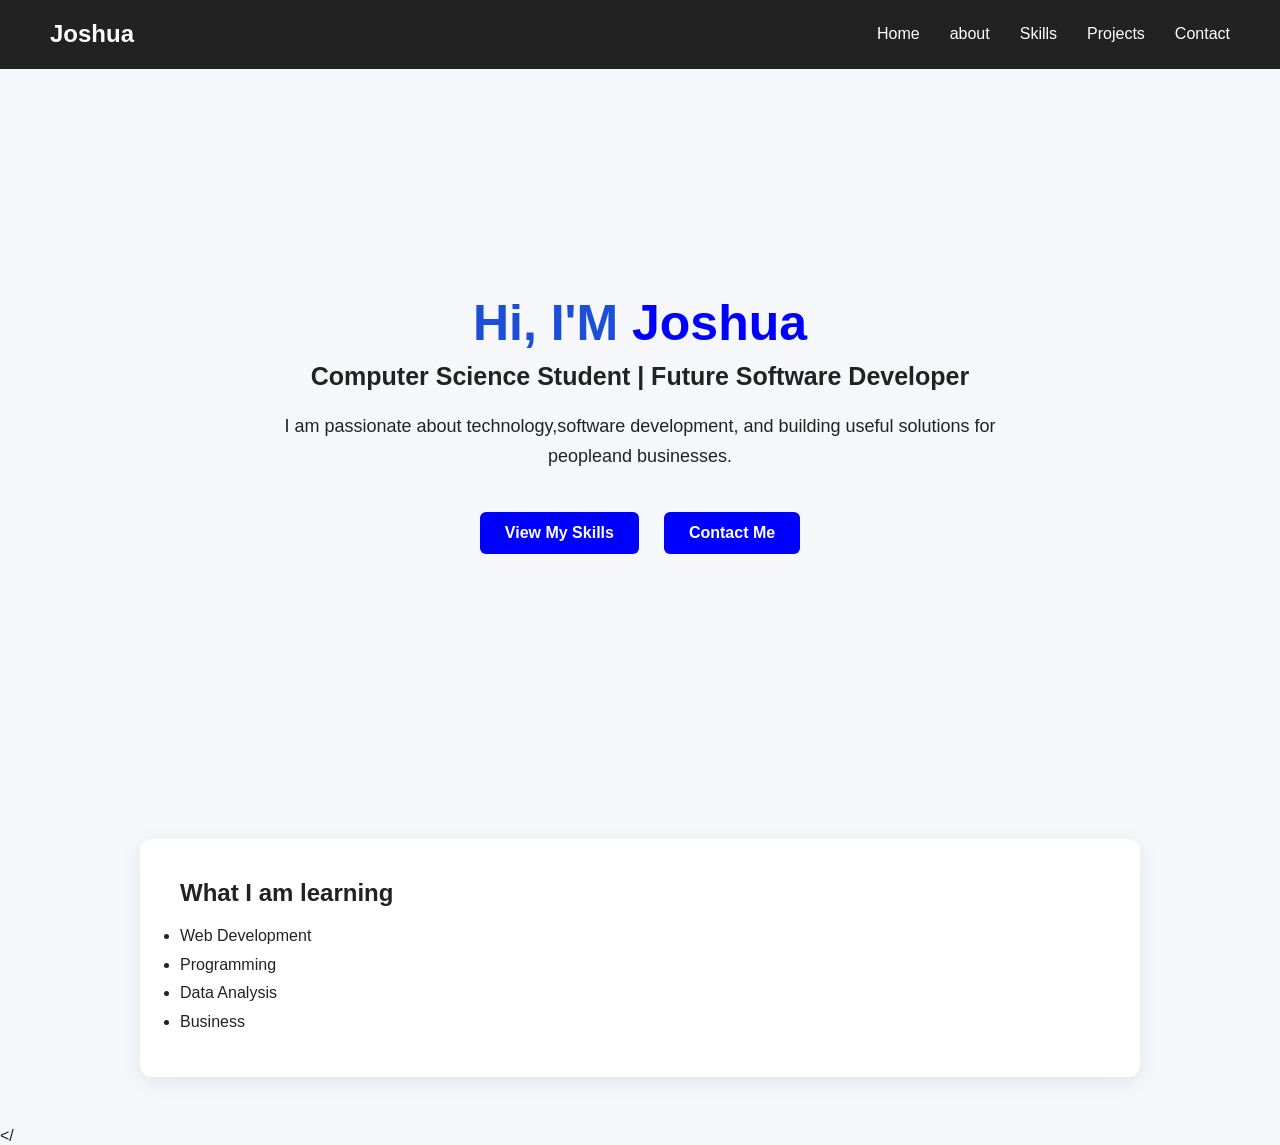
<file: index.html>
<!DOCTYPE html>
<html lang="en">
<head>
    <meta charset="UTF-8">
    <meta name="viewport" content="width=device-width, initial-scale=1.0">
    <title>My First website</title>
    <link rel="stylesheet" href="style.css">
</head>
<body>
    <nav>
        <h2>Joshua</h2>
        <ul>
            <li><a href="index.html">Home</a></li>
            <li><a href="about.html">about</a></li>
       <li><a href="skills.html">Skills</a></li>
       <li><a href="projects.html">Projects</a></li>
        <li><a href="contact.html">Contact</a></li>
        
        </ul>
    </nav>
            <section class="hero">

    <div class="hero-content">

        <h1>Hi, I'M <span>Joshua</span></h1>

        <h2>Computer Science Student | Future Software Developer</h2>

        <p>
            I am passionate about technology,software development,
            and building useful solutions for peopleand businesses.
        </p>
    <div class="hero-buttons">
        <a href="skills.html" class="btn">View My Skills</a>

        <a href="contact.html" class="btn">Contact Me</a>
    </div>
    </div>
    </section>
    
    <div class="container">
    
    <h2>What I am learning</h2>
    <ul>
        <li>Web Development</li>
        <li>Programming</li>
        <li>Data Analysis</li>
        <li>Business</li>
    </ul>

    </div>
</body>
</html></
</file>
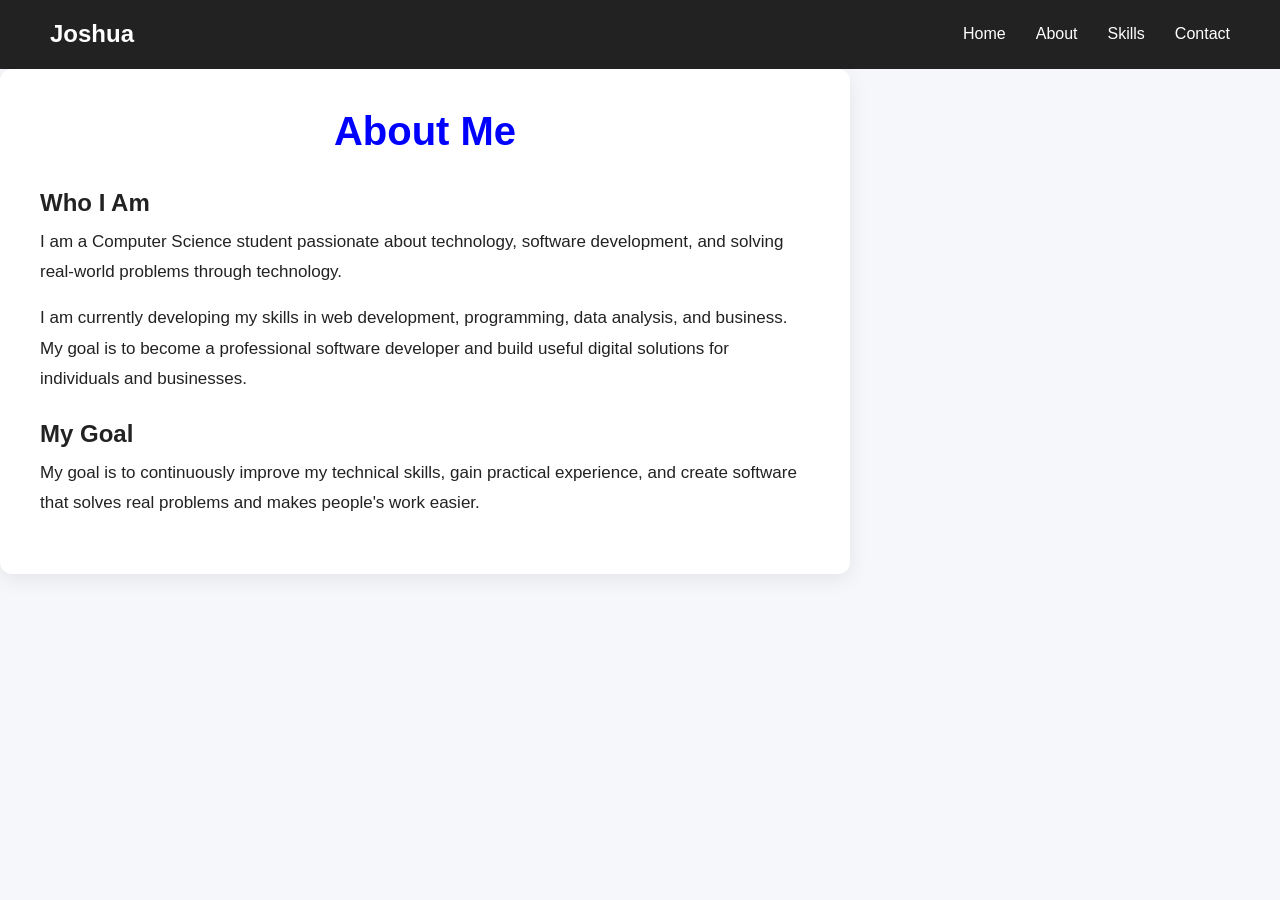
<file: about.html>
<!DOCTYPE html>
<html lang="en">
<head>
    <meta charset="UTF-8">
    <meta name="viewport" content="width=device-width, initial-scale=1.0">
    <title>About Me - Joshua</title>
    <link rel="stylesheet" href="style.css">
</head>

<body>

    <header>
        <nav>
            <h2>Joshua</h2>

            <ul>
                <li><a href="index.html">Home</a></li>
                <li><a href="about.html">About</a></li>
                <li><a href="skills.html">Skills</a></li>
                <li><a href="contact.html">Contact</a></li>
            </ul>
        </nav>
    </header>

    <section class="About">
        <div class="about-content">

            <h1>About Me</h1>

            <h2>Who I Am</h2>

            <p>
                I am a Computer Science student passionate about technology,
                software development, and solving real-world problems through
                technology.
            </p>

            <p>
                I am currently developing my skills in web development,
                programming, data analysis, and business. My goal is to become
                a professional software developer and build useful digital
                solutions for individuals and businesses.
            </p>

            <h2>My Goal</h2>

            <p>
                My goal is to continuously improve my technical skills,
                gain practical experience, and create software that solves
                real problems and makes people's work easier.
            </p>

        </div>
    </section>

</body>
</html>
</file>
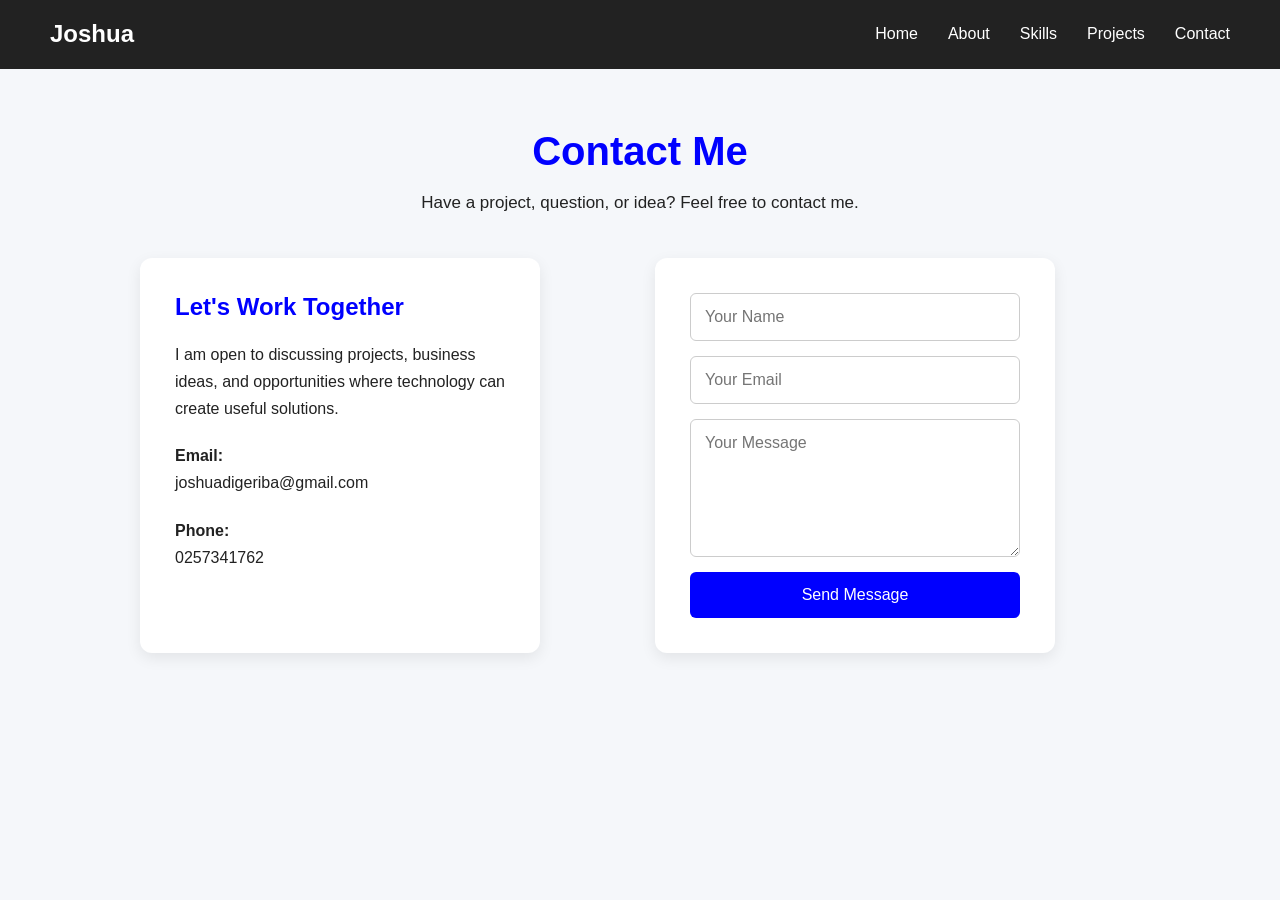
<file: Contact.html>
<!DOCTYPE html>
<html lang="en">
<head>
    <meta charset="UTF-8">
    <meta name="viewport" content="width=device-width, initial-scale=1.0">
    <title>Contact Me - Joshua</title>
    <link rel="stylesheet" href="style.css">
</head>

<body>

    <header>
        <nav>
            <h2>Joshua</h2>

            <ul>
                <li><a href="index.html">Home</a></li>
                <li><a href="about.html">About</a></li>
                <li><a href="skills.html">Skills</a></li>
                <li><a href="projects.html">Projects</a></li>
                <li><a href="contact.html">Contact</a></li>
            </ul>
        </nav>
    </header>

    <section class="contact-section">

        <h1>Contact Me</h1>

        <p class="contact-intro">
            Have a project, question, or idea? Feel free to contact me.
        </p>

        <div class="contact-container">

            <div class="contact-info">

                <h2>Let's Work Together</h2>

                <p>
                    I am open to discussing projects, business ideas,
                    and opportunities where technology can create useful
                    solutions.
                </p>

                <p>
                    <strong>Email:</strong><br>
                    joshuadigeriba@gmail.com
                </p>

                <p>
                    <strong>Phone:</strong><br>
                    0257341762
                </p>

            </div>


            <form 
    class="contact-form"
    action="https://formspree.io/f/mkjgbpev"
    method="POST"
>

    <input 
        type="text" 
        name="name"
        placeholder="Your Name" 
        required
    >

    <input 
        type="email" 
        name="email"
        placeholder="Your Email" 
        required
    >

    <textarea 
        name="message"
        placeholder="Your Message" 
        rows="6"
        required
    ></textarea>

    <button type="submit">
        Send Message
    </button>

</form>

        </div>

    </section>

</body>
</html>
</file>
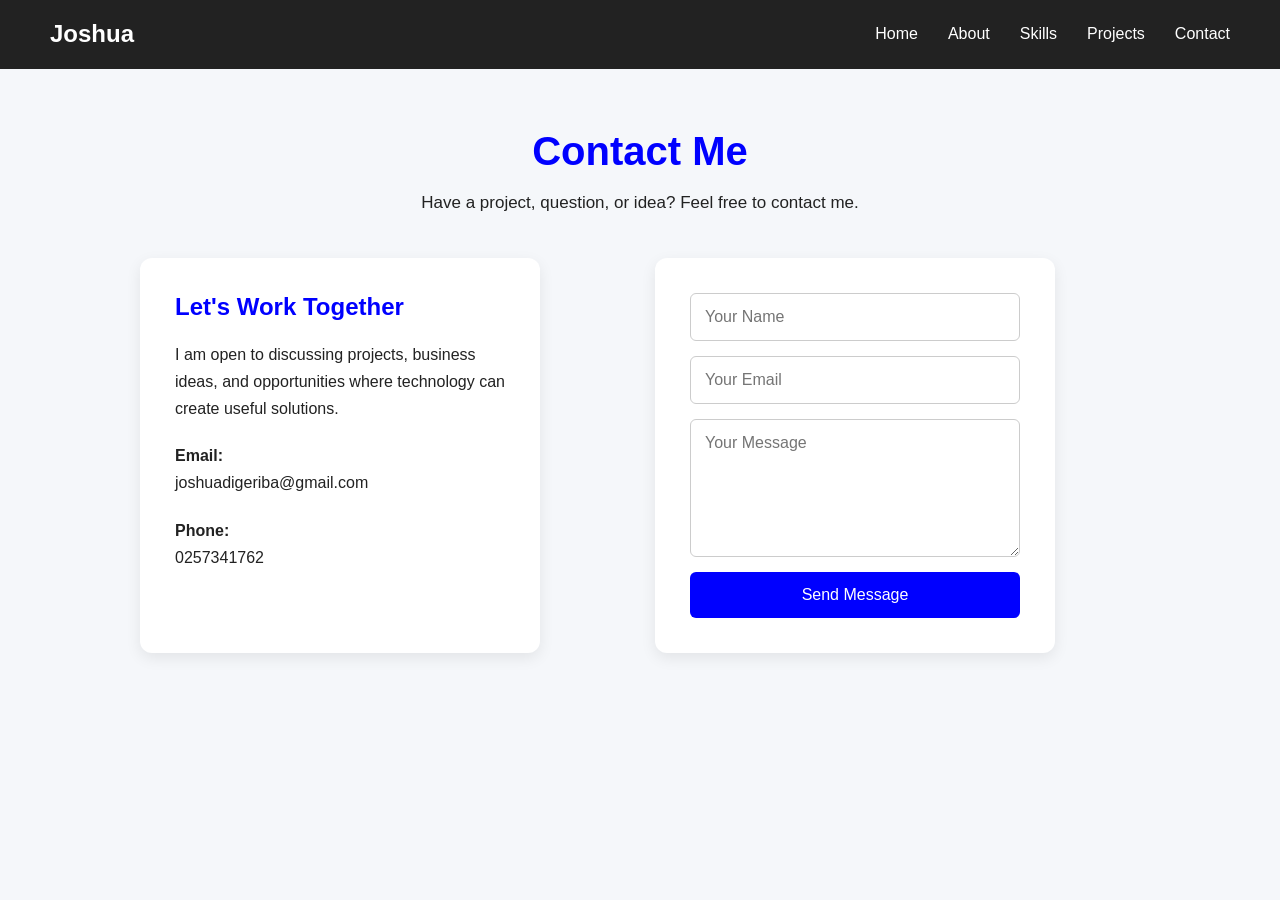
<file: contact.html>
<!DOCTYPE html>
<html lang="en">
<head>
    <meta charset="UTF-8">
    <meta name="viewport" content="width=device-width, initial-scale=1.0">
    <title>Contact Me - Joshua</title>
    <link rel="stylesheet" href="style.css">
</head>

<body>

    <header>
        <nav>
            <h2>Joshua</h2>

            <ul>
                <li><a href="index.html">Home</a></li>
                <li><a href="about.html">About</a></li>
                <li><a href="skills.html">Skills</a></li>
                <li><a href="projects.html">Projects</a></li>
                <li><a href="contact.html">Contact</a></li>
            </ul>
        </nav>
    </header>

    <section class="contact-section">

        <h1>Contact Me</h1>

        <p class="contact-intro">
            Have a project, question, or idea? Feel free to contact me.
        </p>

        <div class="contact-container">

            <div class="contact-info">

                <h2>Let's Work Together</h2>

                <p>
                    I am open to discussing projects, business ideas,
                    and opportunities where technology can create useful
                    solutions.
                </p>

                <p>
                    <strong>Email:</strong><br>
                    joshuadigeriba@gmail.com
                </p>

                <p>
                    <strong>Phone:</strong><br>
                    0257341762
                </p>

            </div>


            <form 
    class="contact-form"
    action="https://formspree.io/f/mkjgbpev"
    method="POST"
>

    <input 
        type="text" 
        name="name"
        placeholder="Your Name" 
        required
    >

    <input 
        type="email" 
        name="email"
        placeholder="Your Email" 
        required
    >

    <textarea 
        name="message"
        placeholder="Your Message" 
        rows="6"
        required
    ></textarea>

    <button type="submit">
        Send Message
    </button>

</form>

        </div>

    </section>

</body>
</html>
</file>
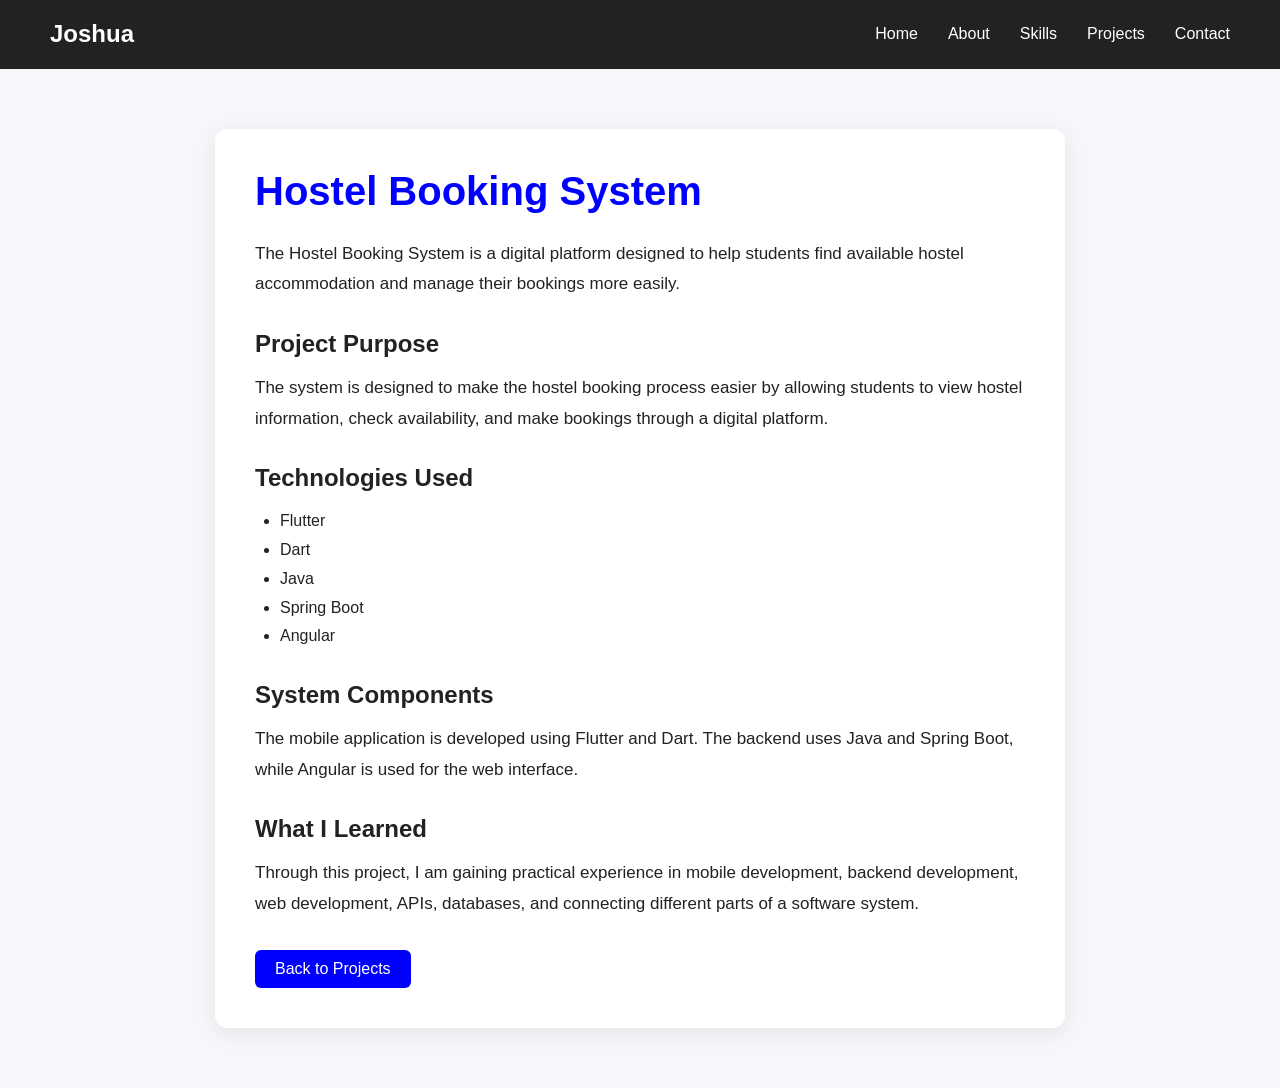
<file: hostel-project.html>
<!DOCTYPE html>
<html lang="en">

<head>
    <meta charset="UTF-8">
    <meta name="viewport" content="width=device-width, initial-scale=1.0">

    <title>Hostel Booking System - Joshua</title>

    <link rel="stylesheet" href="style.css">
</head>

<body>

    <header>
        <nav>

            <h2>Joshua</h2>

            <ul>
                <li><a href="index.html">Home</a></li>
                <li><a href="about.html">About</a></li>
                <li><a href="skills.html">Skills</a></li>
                <li><a href="projects.html">Projects</a></li>
                <li><a href="contact.html">Contact</a></li>
            </ul>

        </nav>
    </header>


    <section class="project-details">

        <h1>Hostel Booking System</h1>

        <p>
            The Hostel Booking System is a digital platform designed
            to help students find available hostel accommodation and
            manage their bookings more easily.
        </p>


        <h2>Project Purpose</h2>

        <p>
            The system is designed to make the hostel booking process
            easier by allowing students to view hostel information,
            check availability, and make bookings through a digital
            platform.
        </p>


        <h2>Technologies Used</h2>

        <ul>
            <li>Flutter</li>
            <li>Dart</li>
            <li>Java</li>
            <li>Spring Boot</li>
            <li>Angular</li>
        </ul>


        <h2>System Components</h2>

        <p>
            The mobile application is developed using Flutter and Dart.
            The backend uses Java and Spring Boot, while Angular is used
            for the web interface.
        </p>


        <h2>What I Learned</h2>

        <p>
            Through this project, I am gaining practical experience in
            mobile development, backend development, web development,
            APIs, databases, and connecting different parts of a
            software system.
        </p>


        <a href="projects.html" class="project-btn">
            Back to Projects
        </a>

    </section>

</body>

</html>
</file>
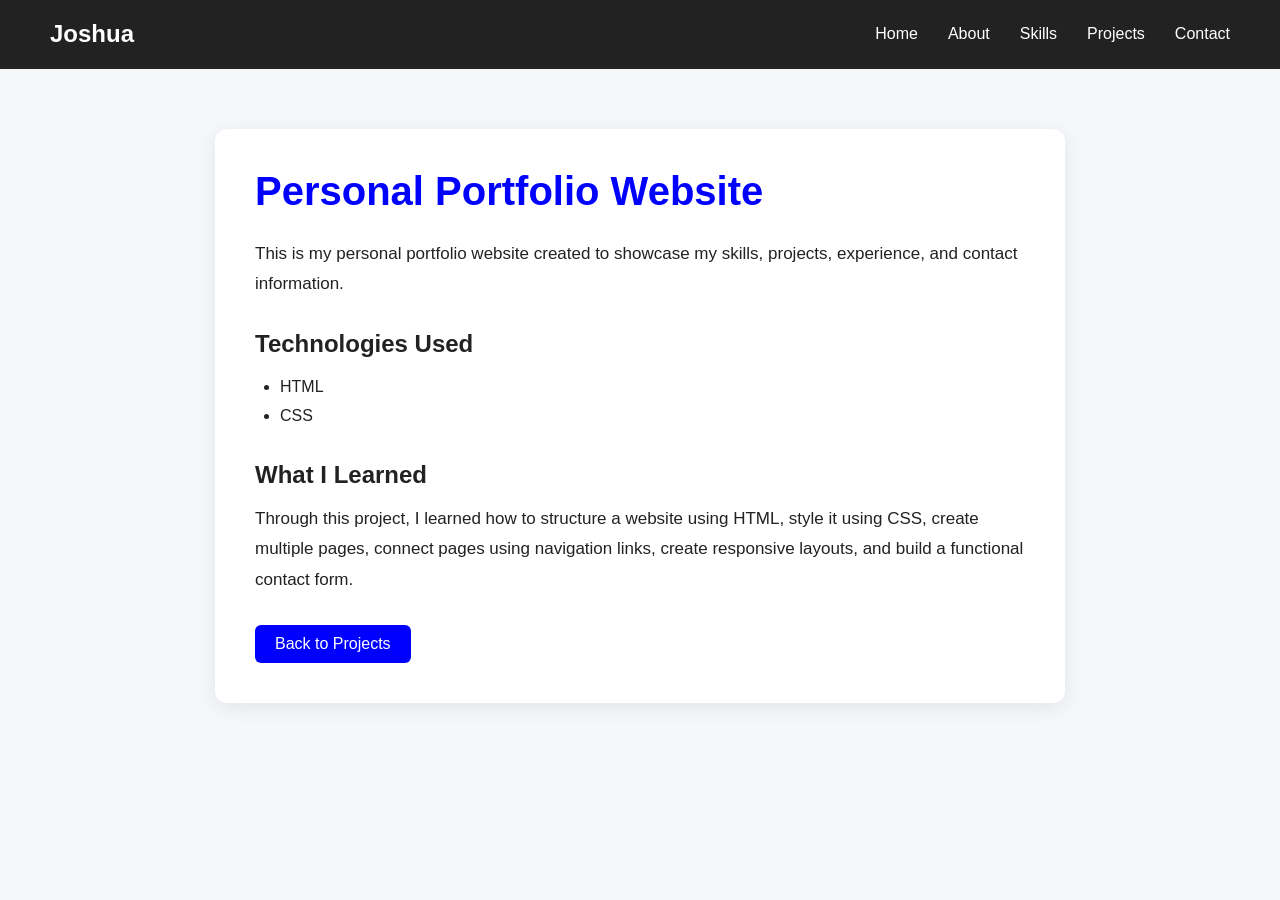
<file: portfolio-project.html>
<!DOCTYPE html>
<html lang="en">

<head>
    <meta charset="UTF-8">
    <meta name="viewport" content="width=device-width, initial-scale=1.0">

    <title>Personal Portfolio Website - Joshua</title>

    <link rel="stylesheet" href="style.css">
</head>

<body>

    <header>
        <nav>

            <h2>Joshua</h2>

            <ul>
                <li><a href="index.html">Home</a></li>
                <li><a href="about.html">About</a></li>
                <li><a href="skills.html">Skills</a></li>
                <li><a href="projects.html">Projects</a></li>
                <li><a href="contact.html">Contact</a></li>
            </ul>

        </nav>
    </header>


    <section class="project-details">

        <h1>Personal Portfolio Website</h1>

        <p>
            This is my personal portfolio website created to showcase
            my skills, projects, experience, and contact information.
        </p>

        <h2>Technologies Used</h2>

        <ul>
            <li>HTML</li>
            <li>CSS</li>
        </ul>

        <h2>What I Learned</h2>

        <p>
            Through this project, I learned how to structure a website
            using HTML, style it using CSS, create multiple pages,
            connect pages using navigation links, create responsive
            layouts, and build a functional contact form.
        </p>

        <a href="projects.html" class="project-btn">
            Back to Projects
        </a>

    </section>

</body>

</html>
</file>
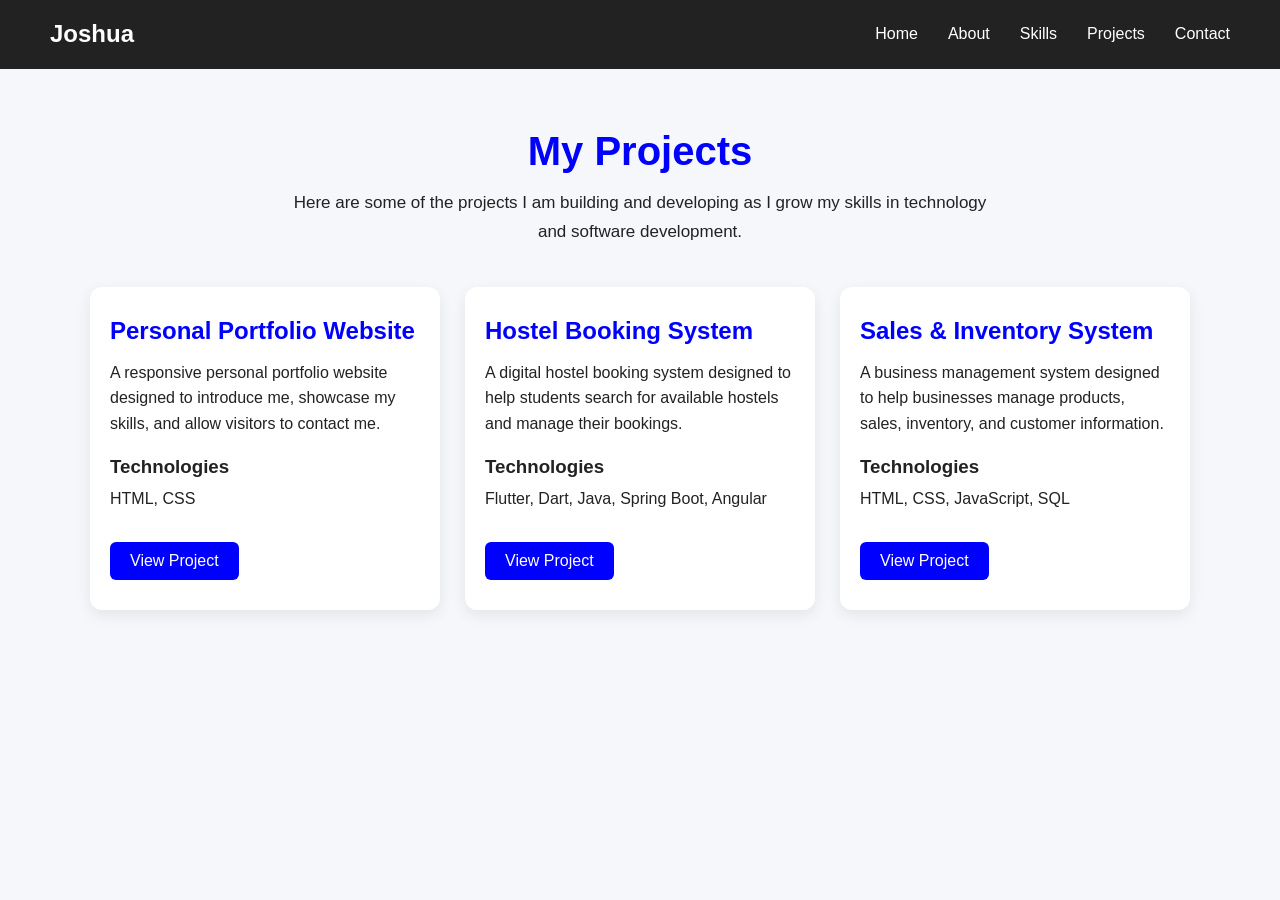
<file: projects.html>
<!DOCTYPE html>
<html lang="en">

<head>
    <meta charset="UTF-8">
    <meta name="viewport" content="width=device-width, initial-scale=1.0">

    <title>My Projects - Joshua</title>

    <link rel="stylesheet" href="style.css">
</head>

<body>

    <header>
        <nav>

            <h2>Joshua</h2>

            <ul>
                <li><a href="index.html">Home</a></li>
                <li><a href="about.html">About</a></li>
                <li><a href="skills.html">Skills</a></li>
                <li><a href="projects.html">Projects</a></li>
                <li><a href="contact.html">Contact</a></li>
            </ul>

        </nav>
    </header>


    <section class="projects-section">

        <h1>My Projects</h1>

        <p class="projects-intro">
            Here are some of the projects I am building and developing
            as I grow my skills in technology and software development.
        </p>


        <div class="projects-container">

            <!-- Project 1 -->

            <div class="project-card">

                <h2>Personal Portfolio Website</h2>

                <p>
                    A responsive personal portfolio website designed to
                    introduce me, showcase my skills, and allow visitors
                    to contact me.
                </p>

                <h3>Technologies</h3>

                <p>
                    HTML, CSS
                </p>

                <a href="portfolio-project.html" class="project-btn">
                    View Project
                </a>

            </div>


            <!-- Project 2 -->

            <div class="project-card">

                <h2>Hostel Booking System</h2>

                <p>
                    A digital hostel booking system designed to help
                    students search for available hostels and manage
                    their bookings.
                </p>

                <h3>Technologies</h3>

                <p>
                    Flutter, Dart, Java, Spring Boot, Angular
                </p>

                <a href="hostel-project.html" class="project-btn">
                    View Project
                </a>

            </div>


            <!-- Project 3 -->

            <div class="project-card">

                <h2>Sales & Inventory System</h2>

                <p>
                    A business management system designed to help
                    businesses manage products, sales, inventory,
                    and customer information.
                </p>

                <h3>Technologies</h3>

                <p>
                    HTML, CSS, JavaScript, SQL
                </p>

                <a href="sales-project.html" class="project-btn">
                    View Project
                </a>

            </div>


        </div>

    </section>

</body>

</html>
</file>
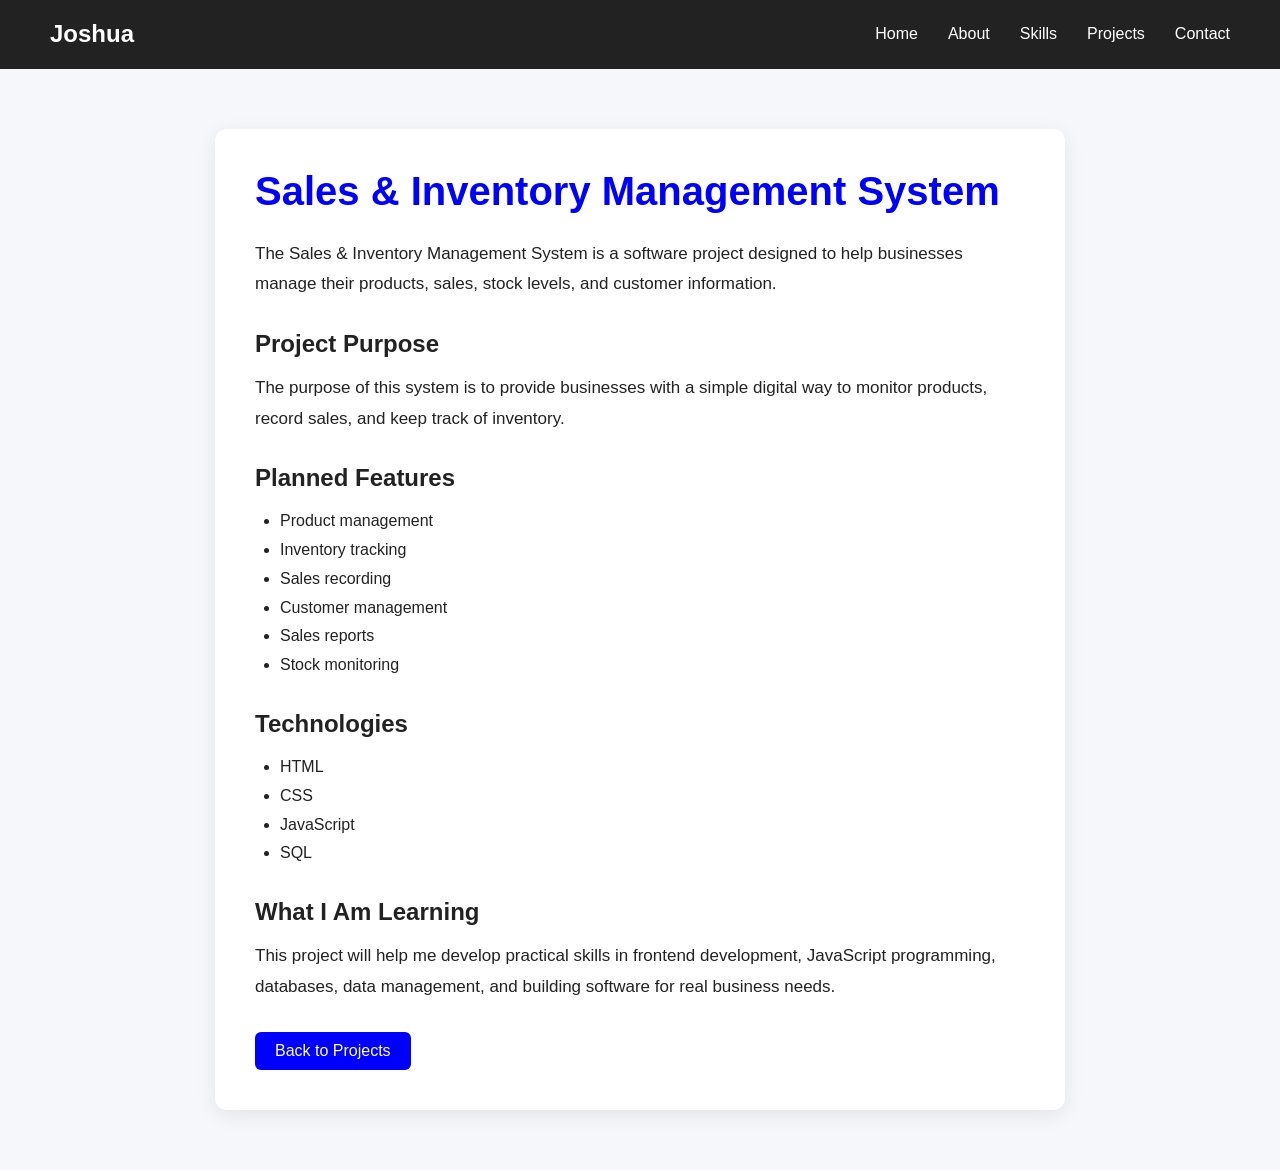
<file: sales-project.html>
<!DOCTYPE html>
<html lang="en">

<head>
    <meta charset="UTF-8">
    <meta name="viewport" content="width=device-width, initial-scale=1.0">

    <title>Sales & Inventory System - Joshua</title>

    <link rel="stylesheet" href="style.css">
</head>

<body>

    <header>
        <nav>

            <h2>Joshua</h2>

            <ul>
                <li><a href="index.html">Home</a></li>
                <li><a href="about.html">About</a></li>
                <li><a href="skills.html">Skills</a></li>
                <li><a href="projects.html">Projects</a></li>
                <li><a href="contact.html">Contact</a></li>
            </ul>

        </nav>
    </header>


    <section class="project-details">

        <h1>Sales & Inventory Management System</h1>

        <p>
            The Sales & Inventory Management System is a software
            project designed to help businesses manage their products,
            sales, stock levels, and customer information.
        </p>


        <h2>Project Purpose</h2>

        <p>
            The purpose of this system is to provide businesses with
            a simple digital way to monitor products, record sales,
            and keep track of inventory.
        </p>


        <h2>Planned Features</h2>

        <ul>
            <li>Product management</li>
            <li>Inventory tracking</li>
            <li>Sales recording</li>
            <li>Customer management</li>
            <li>Sales reports</li>
            <li>Stock monitoring</li>
        </ul>


        <h2>Technologies</h2>

        <ul>
            <li>HTML</li>
            <li>CSS</li>
            <li>JavaScript</li>
            <li>SQL</li>
        </ul>


        <h2>What I Am Learning</h2>

        <p>
            This project will help me develop practical skills in
            frontend development, JavaScript programming, databases,
            data management, and building software for real business
            needs.
        </p>


        <a href="projects.html" class="project-btn">
            Back to Projects
        </a>

    </section>

</body>

</html>
</file>
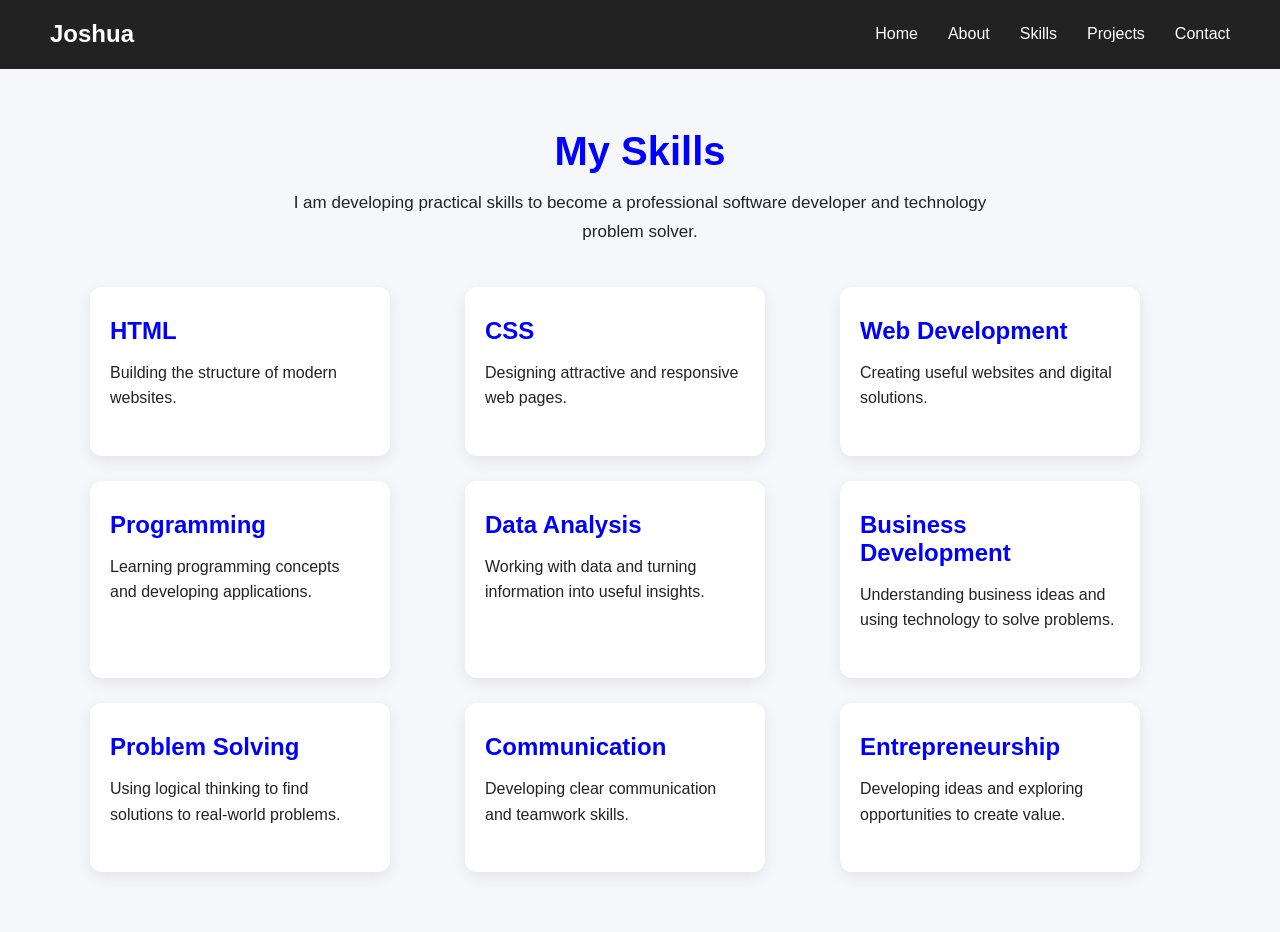
<file: skills.html>
<!DOCTYPE html>
<html lang="en">
<head>
    <meta charset="UTF-8">
    <meta name="viewport" content="width=device-width, initial-scale=1.0">
    <title>My Skills - Joshua</title>
    <link rel="stylesheet" href="style.css">
</head>

<body>

    <header>
        <nav>
            <h2>Joshua</h2>

            <ul>
                <li><a href="index.html">Home</a></li>
                <li><a href="about.html">About</a></li>
                <li><a href="skills.html">Skills</a></li>
                <li><a href="projects.html">Projects</a></li>
                <li><a href="contact.html">Contact</a></li>
            </ul>
        </nav>
    </header>

    <section class="skills-section">

        <h1>My Skills</h1>

        <p class="skills-intro">
            I am developing practical skills to become a professional
            software developer and technology problem solver.
        </p>

        <div class="skills-container">

            <div class="skill-card">
                <h2>HTML</h2>
                <p>Building the structure of modern websites.</p>
            </div>

            <div class="skill-card">
                <h2>CSS</h2>
                <p>Designing attractive and responsive web pages.</p>
            </div>

            <div class="skill-card">
                <h2>Web Development</h2>
                <p>Creating useful websites and digital solutions.</p>
            </div>

            <div class="skill-card">
                <h2>Programming</h2>
                <p>Learning programming concepts and developing applications.</p>
            </div>

            <div class="skill-card">
                <h2>Data Analysis</h2>
                <p>Working with data and turning information into useful insights.</p>
            </div>

            <div class="skill-card">
                <h2>Business Development</h2>
                <p>Understanding business ideas and using technology to solve problems.</p>
            </div>

            <div class="skill-card">
                <h2>Problem Solving</h2>
                <p>Using logical thinking to find solutions to real-world problems.</p>
            </div>

            <div class="skill-card">
                <h2>Communication</h2>
                <p>Developing clear communication and teamwork skills.</p>
            </div>

            <div class="skill-card">
                <h2>Entrepreneurship</h2>
                <p>Developing ideas and exploring opportunities to create value.</p>
            </div>

        </div>

    </section>

</body>
</html>
</file>
<file: style.css>
* {
    margin: 0;
    padding: 0;
    box-sizing: border-box;
}

body {
    font-family: Arial, sans-serif;
    background-color: #f5f7fa;
    color: #222;
}

/* Navigation */
nav {
    display: flex;
    justify-content: space-between;
    align-items: center;
    padding: 20px 50px;
    background-color: #222;
}

nav h2 {
    color: white;
    margin: 0;
}

nav ul {
    display: flex;
    list-style: none;
    gap: 30px;
    margin: 0;
    padding: 0;
}

nav ul li a {
    color: white;
    text-decoration: none;
    font-size: 16px;
}

nav ul li a:hover {
    color: blue;
}

/* Main container */
.container {
    width: 85%;
    max-width: 1000px;
    margin: 50px auto;
    background: white;
    padding: 40px;
    border-radius: 12px;
    box-shadow: 0 5px 20px rgba(0, 0, 0, 0.08);
}

/* Headings */
h1 {
    color: #1d4ed8;
    margin-bottom: 20px;
}

h2 {
    margin-bottom: 15px;
}

/* Paragraphs */
p {
    line-height: 1.7;
    margin-bottom: 15px;
}

/* Lists */
ul {
    line-height: 1.8;
}
.hero {
    min-height: 70vh;
    display: flex;
    align-items: center;
    justify-content: center;
    text-align: center;
    padding: 40px 20px;
}

.hero-text {
    max-width: 800px;
}

.hero h1 {
    font-size: 50px;
    margin-bottom: 15px;
}

.hero h2 {
    font-size: 24px;
    margin-bottom: 20px;
}

.hero p {
    font-size: 18px;
    line-height: 1.6;
    margin-bottom: 30px;
}

.btn {
    display: inline-block;
    padding: 12px 25px;
    margin: 10px 5px;
    background-color: #3333cc;
    color: white;
    text-decoration: none;
    border-radius: 6px;
    font-weight: bold;
    transition: 0.3s;
}

.btn:hover {
    background-color: #222288;
}
.hero {
    min-height: 80vh;
    display: flex;
    align-items: center;
    justify-content: center;
    text-align: center;
    padding: 40px 20px;
}

.hero-text {
    max-width: 800px;
}

.hero h1 {
    font-size: 50px;
    margin-bottom: 15px;
}

.hero h2 {
    font-size: 24px;
    margin-bottom: 20px;
}

.hero p {
    font-size: 18px;
    line-height: 1.6;
    margin-bottom: 30px;
}
/* Skills Page */

.skills-section {
    text-align: center;
    padding: 80px 10%;
}

.skills-section h1 {
    font-size: 40px;
    margin-bottom: 15px;
}

.skills-intro {
    font-size: 18px;
    margin-bottom: 40px;
}

.skills-container {
    display: flex;
    justify-content: center;
    gap: 30px;
    flex-wrap: wrap;
}

.skill-card {
    width: 300px;
    padding: 30px;
    border-radius: 12px;
    background-color: #f5f5f5;
    text-align: left;
    box-shadow: 0 5px 15px rgba(0, 0, 0, 0.1);
}

.skill-card h2 {
    margin-bottom: 20px;
}

.skill-card ul {
    padding-left: 20px;
}

.skill-card li {
    margin-bottom: 10px;
}
.skill-card {
    transition: 0.3s;
}

.skill-card:hover {
    transform: translateY(-8px);
}
/* Contact Page */

.contact-section {
    padding: 80px 10%;
    text-align: center;
}

.contact-section h1 {
    font-size: 40px;
    margin-bottom: 15px;
}

.contact-intro {
    font-size: 18px;
    margin-bottom: 40px;
}

.contact-container {
    display: flex;
    justify-content: center;
    align-items: stretch;
    gap: 40px;
    flex-wrap: wrap;
}

.contact-info,
.contact-form {
    width: 400px;
    padding: 30px;
    border-radius: 12px;
    background-color: #f5f5f5;
    box-shadow: 0 5px 15px rgba(0, 0, 0, 0.1);
}

.contact-info {
    text-align: left;
}

.contact-info h2 {
    margin-bottom: 20px;
}

.contact-form {
    display: flex;
    flex-direction: column;
    gap: 15px;
}

.contact-form input,
.contact-form textarea {
    padding: 12px;
    border: 1px solid #ccc;
    border-radius: 6px;
    font-size: 16px;
    font-family: inherit;
}

.contact-form textarea {
    resize: vertical;
}

.contact-form button {
    padding: 12px;
    border: none;
    border-radius: 6px;
    background-color: #4b2ed6;
    color: white;
    font-size: 16px;
    cursor: pointer;
}

.contact-form button:hover {
    opacity: 0.85;
}
/* Mobile Responsive Design */

@media (max-width: 768px) {

    .skills-section,
    .contact-section {
        padding: 50px 5%;
    }

    .skills-section h1,
    .contact-section h1 {
        font-size: 32px;
    }

    .skills-container,
    .contact-container {
        flex-direction: column;
        align-items: center;
    }

    .skill-card,
    .contact-info,
    .contact-form {
        width: 100%;
        max-width: 400px;
        box-sizing: border-box;
    }
}
.hero {
    min-height: 80vh;
    display: flex;
    justify-content: center;
    align-items: center;
    text-align: center;
    padding: 40px 20px;
}

.hero-content {
    max-width: 800px;
}

.hero h1 {
    font-size: 50px;
    margin-bottom: 10px;
}

.hero h1 span {
    color: blue;
}

.hero h2 {
    font-size: 25px;
    margin-bottom: 20px;
}

.hero p {
    font-size: 18px;
    line-height: 1.7;
    margin-bottom: 30px;
}

.hero-buttons {
    display: flex;
    justify-content: center;
    gap: 15px;
}

.btn {
    display: inline-block;
    background-color: blue;
    color: white;
    padding: 12px 25px;
    text-decoration: none;
    border-radius: 6px;
    transition: 0.3s;
}

.btn:hover {
    background-color: darkblue;
    transform: translateY(-3px);
}
.about {
    min-height: 80vh;
    display: flex;
    justify-content: center;
    align-items: center;
    padding: 60px 20px;
}

.about-content {
    max-width: 850px;
    background: white;
    padding: 40px;
    border-radius: 12px;
    box-shadow: 0 5px 20px rgba(0, 0, 0, 0.08);
}

.about-content h1 {
    text-align: center;
    color: blue;
    font-size: 40px;
    margin-bottom: 35px;
}

.about-content h2 {
    font-size: 24px;
    margin-top: 25px;
    margin-bottom: 10px;
}

.about-content p {
    font-size: 17px;
    line-height: 1.8;
    margin-bottom: 15px;
}
.skills-section {
    padding: 60px 30px;
    text-align: center;
}

.skills-section h1 {
    color: blue;
    font-size: 40px;
    margin-bottom: 15px;
}

.skills-intro {
    max-width: 700px;
    margin: 0 auto 40px;
    font-size: 17px;
    line-height: 1.7;
}

.skills-container {
    max-width: 1100px;
    margin: auto;
    display: grid;
    grid-template-columns: repeat(3, 1fr);
    gap: 25px;
}

.skill-card {
    background: white;
    padding: 30px 20px;
    border-radius: 12px;
    box-shadow: 0 5px 15px rgba(0, 0, 0, 0.08);
    transition: 0.3s;
}

.skill-card h2 {
    color: blue;
    margin-bottom: 15px;
}

.skill-card p {
    line-height: 1.6;
}

.skill-card:hover {
    transform: translateY(-8px);
    box-shadow: 0 10px 25px rgba(0, 0, 0, 0.15);
}
.contact-section {
    padding: 60px 30px;
    text-align: center;
}

.contact-section h1 {
    color: blue;
    font-size: 40px;
    margin-bottom: 15px;
}

.contact-intro {
    font-size: 17px;
    margin-bottom: 40px;
}

.contact-container {
    max-width: 1000px;
    margin: auto;
    display: grid;
    grid-template-columns: 1fr 1fr;
    gap: 30px;
    text-align: left;
}

.contact-info,
.contact-form {
    background: white;
    padding: 35px;
    border-radius: 12px;
    box-shadow: 0 5px 15px rgba(0, 0, 0, 0.08);
}

.contact-info h2 {
    color: blue;
    margin-bottom: 20px;
}

.contact-info p {
    line-height: 1.7;
    margin-bottom: 20px;
}

.contact-form {
    display: flex;
    flex-direction: column;
    gap: 15px;
}

.contact-form input,
.contact-form textarea {
    width: 100%;
    padding: 14px;
    border: 1px solid #ccc;
    border-radius: 6px;
    font-size: 16px;
    font-family: inherit;
    box-sizing: border-box;
}

.contact-form textarea {
    resize: vertical;
}

.contact-form button {
    padding: 14px;
    border: none;
    border-radius: 6px;
    background-color: blue;
    color: white;
    font-size: 16px;
    cursor: pointer;
    transition: 0.3s;
}

.contact-form button:hover {
    background-color: darkblue;
    transform: translateY(-3px);
}
/* Mobile Responsive Design */

@media (max-width: 768px) {
    /* Projects */

    .projects-section {
        padding: 40px 15px;
    }

    .projects-section h1 {
        font-size: 32px;
    }

    .projects-container {
        grid-template-columns: 1fr;
    }

    .project-card {
        width: 100%;
        box-sizing: border-box;
    }

    /* Navigation */
    nav {
        padding: 15px 20px;
        flex-direction: column;
        gap: 15px;
    }

    nav ul {
        gap: 15px;
        flex-wrap: wrap;
        justify-content: center;
    }

    nav ul li a {
        font-size: 14px;
    }

    /* Home */
    .hero {
        min-height: 70vh;
        padding: 30px 15px;
    }

    .hero h1 {
        font-size: 36px;
    }

    .hero h2 {
        font-size: 20px;
    }

    .hero p {
        font-size: 16px;
    }

    .hero-buttons {
        flex-direction: column;
        align-items: center;
    }

    .btn {
        width: 80%;
        text-align: center;
    }

    /* About */
    .about {
        padding: 40px 15px;
    }

    .about-content {
        padding: 25px;
    }

    .about-content h1 {
        font-size: 32px;
    }

    /* Skills */
    .skills-section {
        padding: 40px 15px;
    }

    .skills-section h1 {
        font-size: 32px;
    }

    .skills-container {
        grid-template-columns: 1fr;
    }

    .skill-card {
        width: 100%;
        box-sizing: border-box;
    }

    /* Contact */
    .contact-section {
        padding: 40px 15px;
    }

    .contact-section h1 {
        font-size: 32px;
    }

    .contact-container {
        grid-template-columns: 1fr;
    }

    .contact-info,
    .contact-form {
        width: 100%;
        box-sizing: border-box;
        padding: 25px;
    }
}
/* Projects */

.projects-section {
    padding: 60px 30px;
    text-align: center;
}

.projects-section h1 {
    color: blue;
    font-size: 40px;
    margin-bottom: 15px;
}

.projects-intro {
    max-width: 700px;
    margin: 0 auto 40px;
    font-size: 17px;
    line-height: 1.7;
}

.projects-container {
    max-width: 1100px;
    margin: auto;
    display: grid;
    grid-template-columns: repeat(3, 1fr);
    gap: 25px;
}

.project-card {
    background: white;
    padding: 30px 20px;
    border-radius: 12px;
    box-shadow: 0 5px 15px rgba(0, 0, 0, 0.08);
    transition: 0.3s;
    text-align: left;
}

.project-card:hover {
    transform: translateY(-8px);
    box-shadow: 0 10px 25px rgba(0, 0, 0, 0.15);
}

.project-card h2 {
    color: blue;
    margin-bottom: 15px;
}

.project-card h3 {
    margin-top: 20px;
    margin-bottom: 8px;
}

.project-card p {
    line-height: 1.6;
}

.project-btn {
    display: inline-block;
    margin-top: 15px;
    padding: 10px 20px;
    background-color: blue;
    color: white;
    text-decoration: none;
    border-radius: 6px;
    transition: 0.3s;
}

.project-btn:hover {
    background-color: darkblue;
    transform: translateY(-3px);
}
/* Project Details */

.project-details {
    max-width: 850px;
    margin: 60px auto;
    background: white;
    padding: 40px;
    border-radius: 12px;
    box-shadow: 0 5px 20px rgba(0, 0, 0, 0.08);
}

.project-details h1 {
    color: blue;
    font-size: 40px;
    margin-bottom: 25px;
}

.project-details h2 {
    margin-top: 30px;
    margin-bottom: 15px;
}

.project-details p {
    line-height: 1.8;
    font-size: 17px;
}

.project-details ul {
    padding-left: 25px;
    line-height: 1.8;
}
</file>
